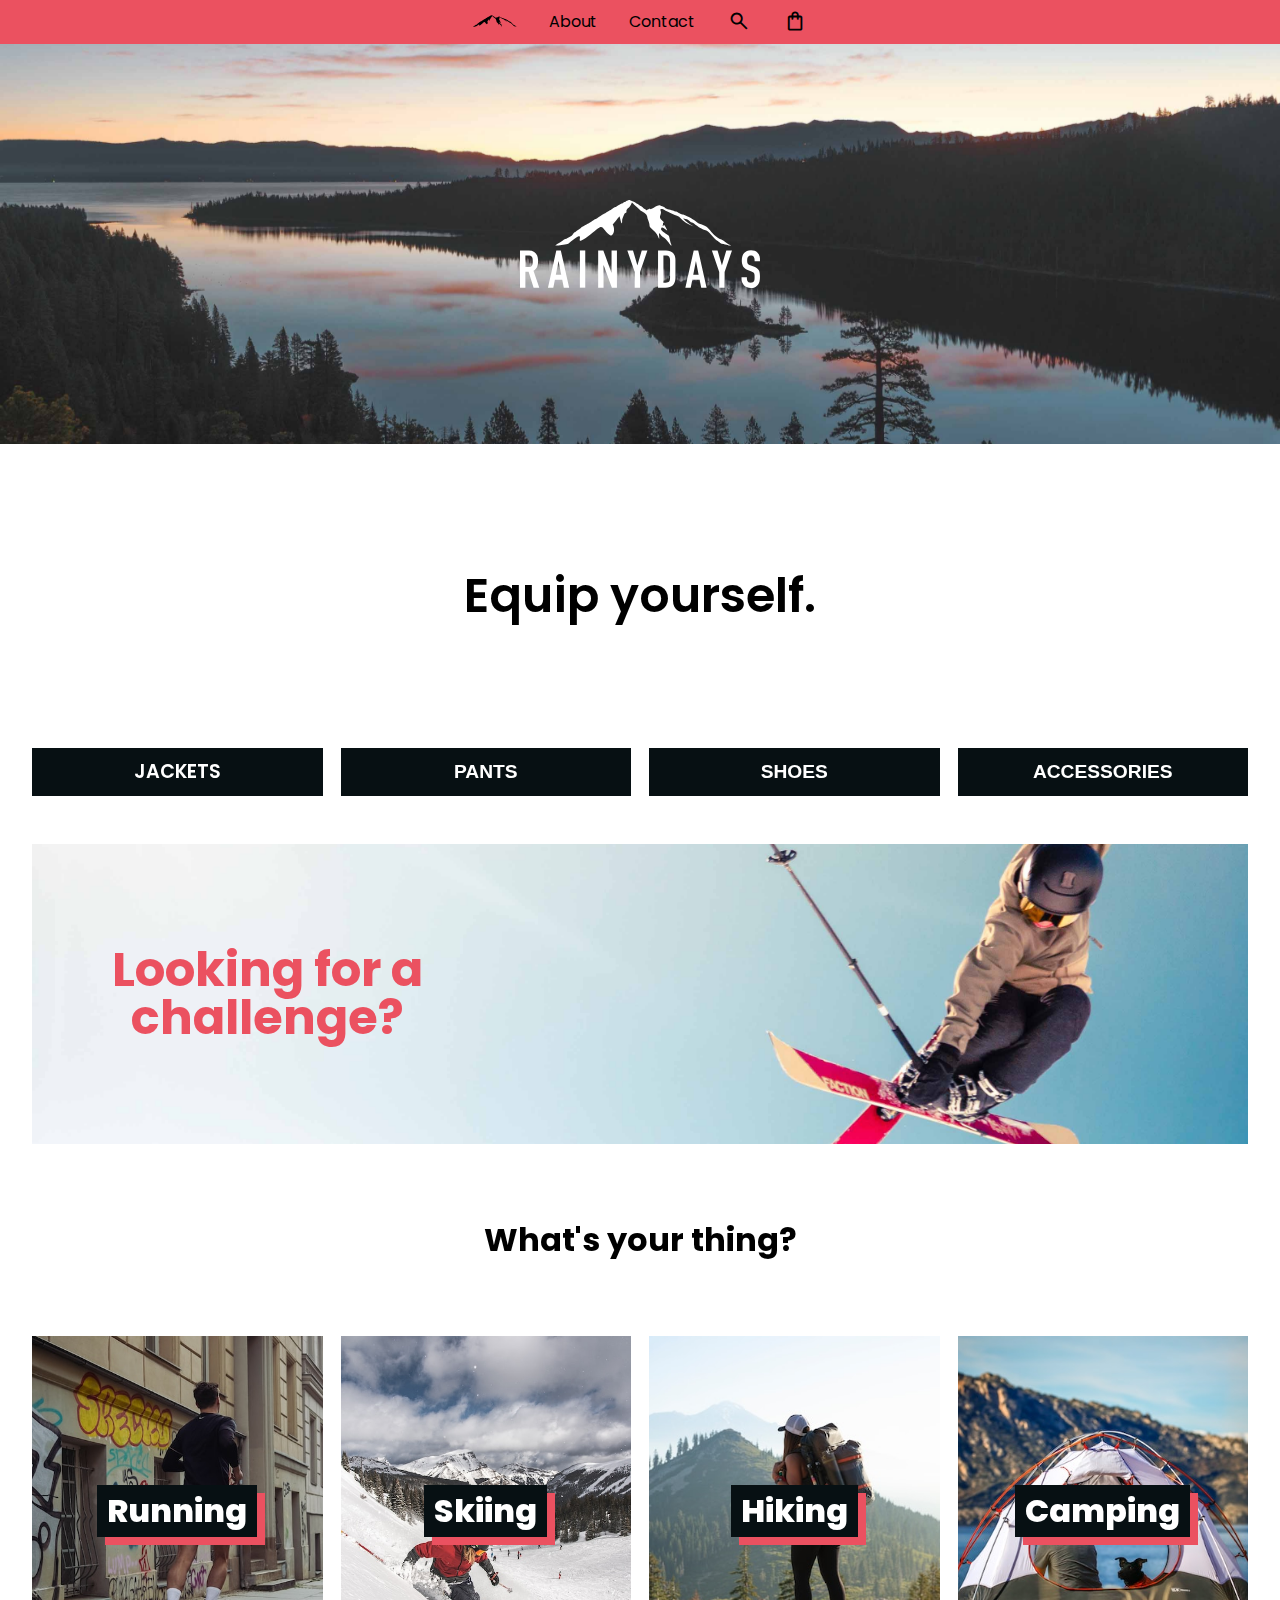
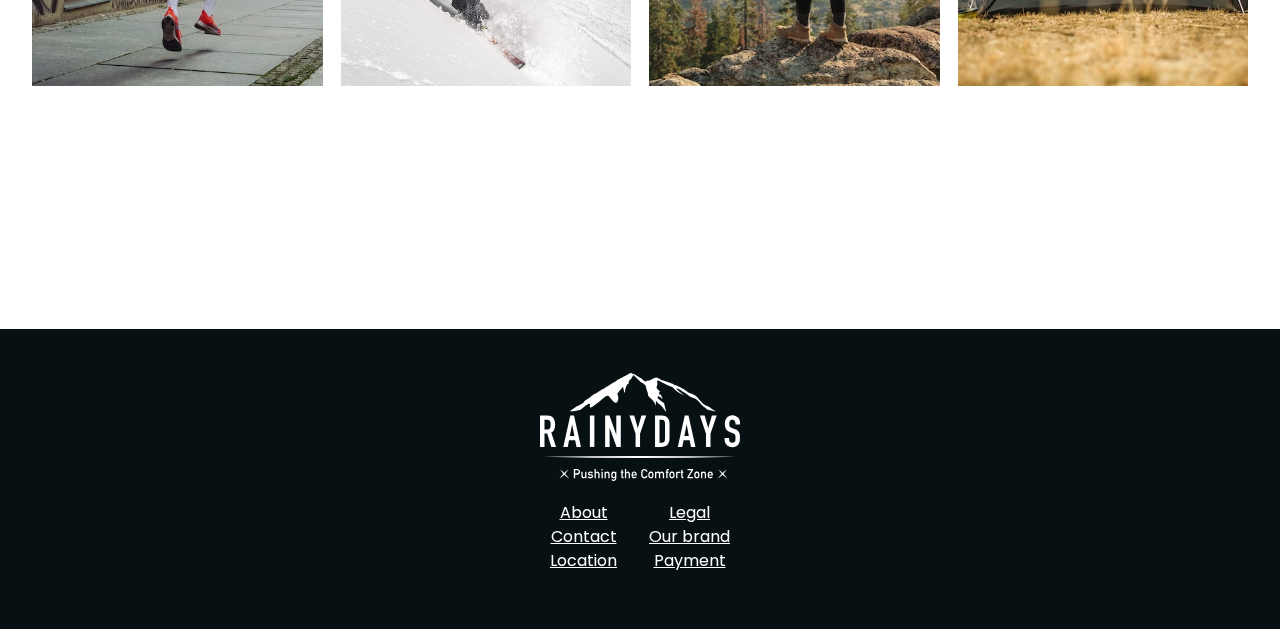
<file: public_html/index.html>
<!DOCTYPE html>
<html lang="en">
  <head>
    <meta charset="UTF-8" />
    <meta http-equiv="X-UA-Compatible" content="IE=edge" />
    <meta name="viewport" content="width=device-width, initial-scale=1.0" />
    <meta name="description" content="Home" />
    <link rel="icon" type="image/x-icon" href="icons/Rainydays-mountain.svg" />
    <link rel="preconnect" href="https://fonts.googleapis.com" />
    <link rel="preconnect" href="https://fonts.gstatic.com" crossorigin />
    <link
      href="https://fonts.googleapis.com/css2?family=Poppins:wght@300;400;500;600;700&display=swap"
      rel="stylesheet"
    />
    <link
      rel="stylesheet"
      href="https://fonts.googleapis.com/css2?family=Material+Symbols+Outlined:opsz,wght,FILL,GRAD@48,400,0,0"
    />
    <link rel="stylesheet" href="css/styles.css" />
    <title>RAINYDAYS</title>
    <!-- Hotjar Tracking Code for https://rainydays-cms-ad.netlify.app/ -->
    <script>
      (function (h, o, t, j, a, r) {
        h.hj =
          h.hj ||
          function () {
            (h.hj.q = h.hj.q || []).push(arguments);
          };
        h._hjSettings = { hjid: 3457308, hjsv: 6 };
        a = o.getElementsByTagName("head")[0];
        r = o.createElement("script");
        r.async = 1;
        r.src = t + h._hjSettings.hjid + j + h._hjSettings.hjsv;
        a.appendChild(r);
      })(window, document, "https://static.hotjar.com/c/hotjar-", ".js?sv=");
    </script>
  </head>

  <body>
    <header class="navbar">
      <ul class="full-navbar">
        <li>
          <a href="index.html"
            ><svg
              class="navbar-logo"
              width="100%"
              height="100%"
              viewBox="0 0 4770 1243"
              version="1.1"
              alt="Logo of the website and link for home page"
              xmlns="http://www.w3.org/2000/svg"
              xmlns:xlink="http://www.w3.org/1999/xlink"
              xml:space="preserve"
              xmlns:serif="http://www.serif.com/"
              style="
                fill-rule: evenodd;
                clip-rule: evenodd;
                stroke-linejoin: round;
                stroke-miterlimit: 2;
              "
            >
              <g transform="matrix(1,0,0,1,-1665.3,-401.881)">
                <g transform="matrix(4.16667,0,0,4.16667,0,0)">
                  <g transform="matrix(1,0,0,1,421.176,153.618)">
                    <path
                      d="M0,241.134C24.964,237.871 63.06,229.753 65.5,227.729C225.947,95.806 46.689,300.267 222.912,156.026C298.099,94.491 271.213,120.441 330.283,170.999C351.161,188.906 373.753,141.736 352.268,104.026C351.642,102.938 396.447,49.319 397.085,48.889C396.542,44.792 414.499,137.411 413.564,73.271C413.557,72.815 426.507,28.2 434.719,27.669C452.494,26.531 427.22,10.622 457.755,-8.473C465.101,-13.051 475.243,-36.32 477.04,-40.873C477.343,-40.417 523.754,1.189 530.798,9.738C538.455,18.994 579.157,28.454 577.651,60.979C577.569,62.775 592.644,95.25 591.682,112.525C590.867,127.319 631.872,144.949 646.895,182.128C666.141,229.777 641.697,136.703 661.388,166.699C677.404,191.157 688.709,182.304 715.575,222.013C718.547,226.364 725.951,236.631 730.605,241.134L734.494,241.134C734.183,238.959 732.862,234.938 730.118,228.437C725.66,217.891 720.861,178.764 715.025,175.172C705.003,169.026 666.395,143.936 666.521,135.843C667.148,97.045 716.998,163.513 703.827,136.121C678.586,83.641 689.658,117.734 675.614,110.02C682.006,101.951 677.669,96.742 679.459,91.835C689.107,88.622 690.764,93.276 668.4,71.981C644.624,49.37 675.582,39 662.645,10.495C657.113,-1.669 677.378,-0.507 691.055,10.598C698.074,16.314 749.701,39.026 783.535,52.987C810.363,84.323 842.098,105.241 878.727,115.736C850.786,100.08 827.865,82.629 809.965,63.357C811.248,63.787 812.178,64.039 812.678,64.14C852.304,70.641 842.466,77.899 866.031,91.076C881.162,93.125 912.676,130.785 955.742,141.686C978.524,147.478 1002.05,188.349 1026.61,205.876C1073.15,239.035 1041.39,222.039 1092.28,236.885C1097.28,238.351 1101.53,239.768 1105.26,241.134L1123.12,241.134C1095.58,231.7 1078.36,208.102 1058.71,201.299C1019.99,187.945 1000.29,159.087 975.254,130.785C948.813,100.889 911.278,104.127 897.552,87.51C888.123,76.078 833.013,46.764 817.901,41.807C817.521,41.454 816.541,41.25 815.915,40.821C813.854,39.43 812.854,39.43 811.356,38.596C807.904,36.622 806.873,38.646 803.149,38.57C801.745,38.57 797.029,35.585 796.882,35.181C796.472,34.953 794.638,34.194 794.386,33.992C792.039,32.02 785.862,27.644 782.953,27.34C780.886,27.138 777.218,24.66 775.714,24.179C771.698,22.863 770.49,19.854 764.743,18.867C760.24,18.108 754.449,16.617 750.523,14.239C750.574,13.759 702.715,0.379 700.116,-0.303C699.642,-0.406 698.548,-0.86 697.137,-1.492C687.116,-12.748 670.859,-15.049 658.251,-22.131C652.44,-25.368 629.437,-13.101 621.318,-7.841C617.056,-5.058 614.773,-5.109 611.992,-2.757C610.285,-1.316 598.075,4.072 596.101,2.351C594.382,0.835 595.513,1.366 593.781,0.987C586.649,-0.582 588.192,3.49 584.739,3.97C578.594,4.805 581.206,5.716 578.081,6.803C572.909,8.65 576.109,9.94 570.678,9.839C566.504,3.566 554.699,1.82 549.166,-6.449C547.946,-8.296 537.602,-17.527 534.295,-17.604C530.121,-17.654 518.246,-29.895 511.582,-32.096C511.525,-32.121 503.761,-37.584 503.344,-37.938C503.287,-37.989 497.431,-40.568 495.876,-41.985C493.777,-43.907 486.234,-46.993 480.371,-48.587C477.805,-50.079 475.219,-51.342 472.778,-51.925C463.996,-54.075 463.079,-59.133 456.749,-56.351C443.996,-50.811 446.841,-53.164 433.17,-44.236C431.881,-44.413 424.748,-42.996 424.053,-42.314C420.398,-38.798 417.711,-34.675 413.639,-34.752C406.33,-34.878 408.657,-33.284 400.367,-28.959C393.361,-25.241 391.964,-22.535 384.3,-19.348C380.898,-17.907 372.856,-10.344 369.46,-10.699C367.418,-9.46 364.016,-12.267 360.013,-6.096C359.287,-4.983 354.771,-5.109 350.573,0.151C350.402,0.379 346.103,2.478 344.927,3.693C337.687,11.103 341.589,6.551 338.319,8.396C333.716,11.028 328.848,13.91 323.946,15.833C314.223,19.576 314.64,22.383 309.961,25.14C303.758,28.807 303.359,30.957 295.417,33.714C291.138,35.232 277.074,46.284 272.433,47.119C267.963,47.878 251.524,63.306 245.067,66.114C244.562,66.366 243.007,67.529 242.564,67.934C233.06,69.073 229.847,75.572 221.704,79.467C217.986,81.237 217.165,83.54 212.574,84.804C206.054,86.549 196.614,96.185 193.902,97.095C188.413,98.992 179.51,107.314 174.458,106.833C174.382,106.807 159.276,115.306 158.859,115.913C158.443,116.495 157.905,116.697 157.93,117.254C152.365,121.604 155.97,113.966 145.322,126.587C138.505,134.654 120.827,140.067 109.572,152.561C107.068,155.343 106.006,148.641 93.619,167.104C82.623,183.469 72.67,181.369 58.799,192.446C48.422,200.717 41.454,197.151 25.811,209.646C15.087,218.194 3.27,225.529 -8.561,231.826C-13.158,234.304 -16.889,239.616 -21.504,241.134L0,241.134Z"
                    />
                  </g>
                </g>
              </g></svg
          ></a>
        </li>
        <li><a href="about.html">About</a></li>
        <li><a href="contact.html">Contact</a></li>
        <li>
          <a href=""><span class="material-symbols-outlined">search</span></a>
        </li>
        <li>
          <a href="checkout.html"
            ><span class="material-symbols-outlined">shopping_bag</span></a
          >
        </li>
      </ul>
      <ul class="com-navbar">
        <li>
          <button class="burger-menu">
            <span class="material-symbols-outlined">menu</span>
          </button>
        </li>
        <ul class="com-navbar-icons">
          <li>
            <a href=""><span class="material-symbols-outlined">search</span></a>
          </li>
          <li>
            <a href="checkout.html"
              ><span class="material-symbols-outlined">shopping_bag</span></a
            >
          </li>
        </ul>
      </ul>
    </header>
    <div class="menu">
      <ul class="menu-list flex-center">
        <li><a href="index.html">Home</a></li>
        <li><a href="about.html">About</a></li>
        <li><a href="contact.html">Contact</a></li>
      </ul>
    </div>

    <!-- cover-image.jpg is 1.8 MB - Needed because image is used to cover whole page -->

    <section
      class="parallax-window cover-img-container flex-center"
      data-parallax="scroll"
      data-image-src="images/cover-image.jpg"
    >
      <img id="logo-simple" src="icons/Rainydays-simplistic.svg" alt="" />
    </section>

    <main class="main-container flex-ali-center">
      <h1>Equip yourself.</h1>
      <nav class="buttons-container flex-jus-center">
        <a href="jackets.html" class="button-main-style flex-center">JACKETS</a>
        <button class="button-main-style">PANTS</button>
        <button class="button-main-style">SHOES</button>
        <button class="button-main-style">ACCESSORIES</button>
      </nav>

      <section class="images-main-container flex-ali-center">
        <section class="header-inspo flex-center">
          <h2>Looking for a challenge?</h2>
        </section>
        <h3 id="images-header">What's your thing?</h3>
        <div class="images-container flex-jus-center">
          <div class="images-style flex-center"><h4>Running</h4></div>
          <div class="images-style flex-center"><h4>Skiing</h4></div>
          <div class="images-style flex-center"><h4>Hiking</h4></div>
          <div class="images-style flex-center"><h4>Camping</h4></div>
        </div>
      </section>
    </main>

    <footer class="footer-container">
      <div class="footer-container-info">
        <img
          id="footer-logo"
          class="footer-info"
          src="icons/Rainydays.svg"
          alt=""
        />
        <div class="footer-info">
          <ul class="footer-info-list">
            <li><a href="">About</a></li>
            <li><a href="">Contact</a></li>
            <li><a href="">Location</a></li>
          </ul>
          <ul class="footer-info-list">
            <li><a href="">Legal</a></li>
            <li><a href="">Our brand</a></li>
            <li><a href="">Payment</a></li>
          </ul>
        </div>
      </div>
    </footer>
    <script src="js/toggle.js"></script>
    <script src="js/script.js"></script>
    <script src="https://ajax.googleapis.com/ajax/libs/jquery/1.11.0/jquery.min.js"></script>
    <script src="js/parallax.min.js"></script>
  </body>
</html>
</file>
<file: public_html/css/styles.css>
/* Import CSS */

@import url(library/variables.css);
@import url(library/reset.css);
@import url(library/navbar.css);
@import url(library/footer.css);

/* Parallax header */

.parallax-window {
    min-height: 400px;
    background: transparent;
}

#logo-simple {
    width: 15em;
}

/* Main */

.main-container {
    flex-direction: column;
    width: 95%;
    max-width: 1440px;
    margin: 0 auto;
}

.main-container h1 {
    font-size: 3rem;
    margin: 8rem auto;
    font-weight: 600;
    text-align: center;
}

/* Category buttons */

.buttons-container {
    margin: 0 auto 3rem auto;
    gap: 18px;
    flex-wrap: wrap;
    width: 100%;
}

.button-main-style {
    color: white;
    background-color: #071013;
    border: none;
    min-width: 200px;
    width: calc(100% / 5);
    height: 3rem;
    font-size: 1.2rem;
    font-weight: 600;
    transition: 150ms ease-in-out;
    flex-grow: 1;
}

.buttons-container a {
    color: white;
    text-decoration: none;
}

.buttons-container button:first-child {
    margin-left: 0;
}

.buttons-container button:last-child {
    margin-right: 0;
}

.button-main-style:hover {
    transform: translateY(-3px);
    box-shadow: 0px 3px #EB5160;
}

/* Challenge header */

.header-inspo {
    width: 100%;
    height: 300px;
    background-color: #071013;
    background-image: url(../images/inspo-img.jpg); /* 1.7 MB - Needed because size of image */
    background-size: cover;
    background-position: 50% 40%;
    margin: 0 auto;
    flex-direction: column;
}

.header-inspo h2 {
    font-size: 3rem;
    max-width: 350px;
    font-weight: 700;
    text-align: center;
    align-self: flex-start;
    margin-left: calc(20% / 4);
    color: #EB5160;
}

/* Category images */

.images-main-container {
    flex-direction: column;
    margin-bottom: 20%;
    width: 100%;
}

.images-container {
    flex-wrap: wrap;
    gap: 18px;
    width: 100%;
}

.images-style {
    background-color: #071013;
    width: calc(100% / 5);
    height: 350px;
    color: white;
    text-align: center;
    transition: 150ms ease-in-out;
    min-width: 200px;
    flex-grow: 1;
}

.images-style:hover {
    transform: translateY(-5px);
    box-shadow: 0 5px #EB5160;
}

.images-style h4 {
    font-size: 2rem;
    font-weight: 800;
    background-color: #071013;
    border: 10px solid #071013;
    box-shadow: 8px 8px #EB5160;
}

.images-style:first-child {
    margin-left: 0;
}

.images-style:last-child {
    margin-right: 0;
}

#images-header {
    margin: 5rem auto;
    font-size: 2rem;
    font-weight: 700;
}

.images-style:nth-child(1) {
    background-image: url(../images/sport-running-img.jpg);
    background-size: cover;
    background-position: center;
}

.images-style:nth-child(2) {
    background-image: url(../images/sport-skiing-img.jpg);
    background-size: cover;
    background-position: 0% 90%;
}

.images-style:nth-child(3) {
    background-image: url(../images/sport-hiking-img.jpg);
    background-size: cover;
    background-position: 80% 0%;
}

.images-style:nth-child(4) {
    background-image: url(../images/sport-camping-img.jpg);
    background-size: cover;
    background-position: 50% 100%;
}

/* Media Queries */

@media screen and (max-width: 970px) {
    .button-main-style {
        width: calc(100% / 3);
    }
}
</file>
